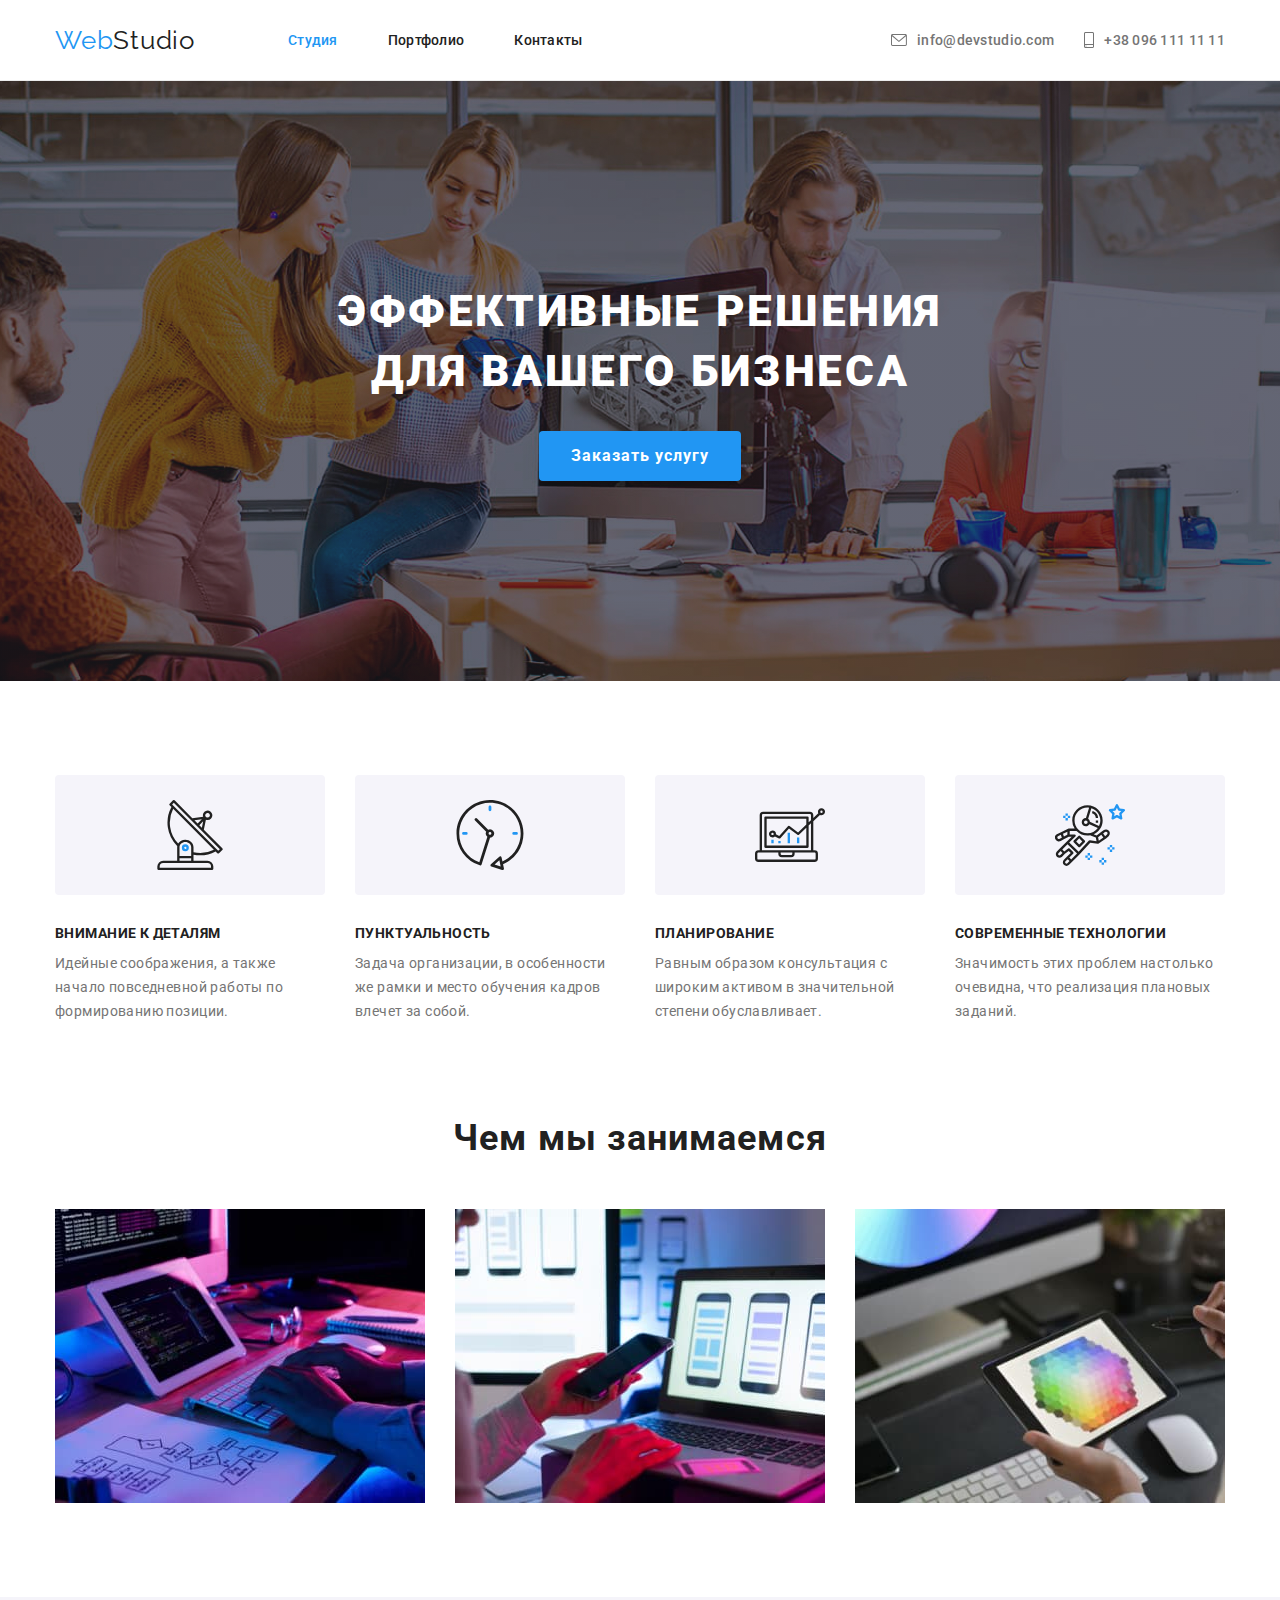
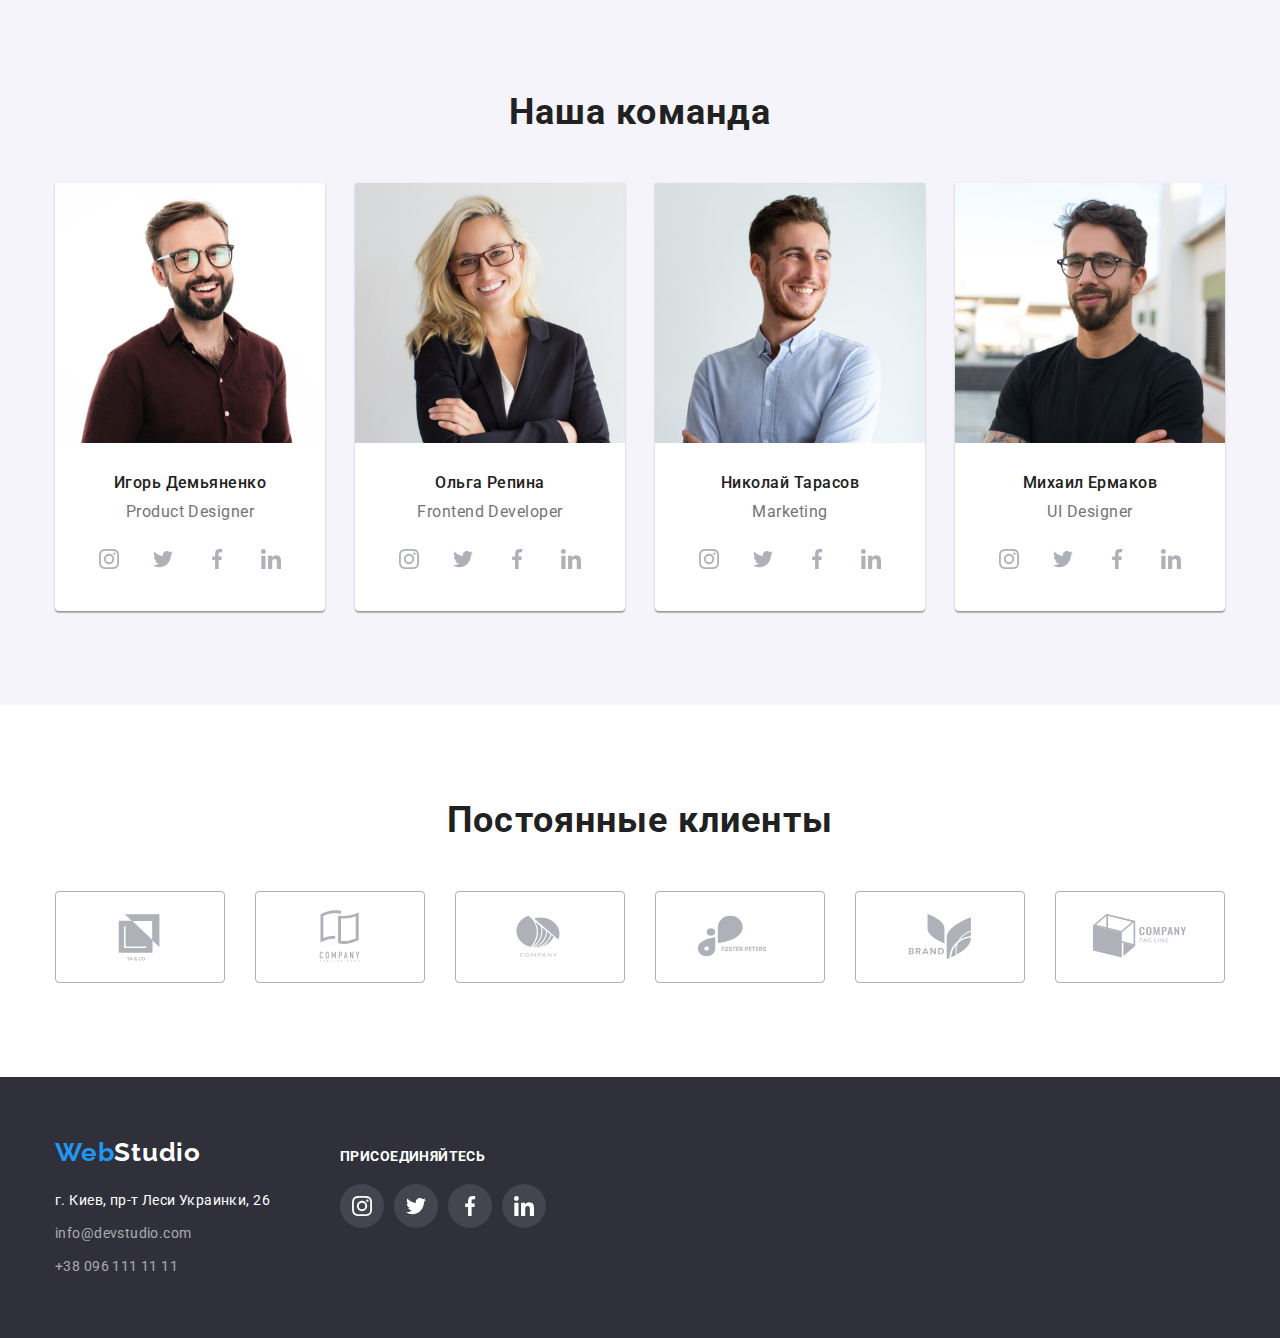
<file: index.html>
<!DOCTYPE html>
<html lang="ru">
<head>
    <meta charset="UTF-8">
    <meta http-equiv="X-UA-Compatible" content="IE=edge">
    <meta name="viewport" content="width=device-width, initial-scale=1.0">
    <title>Студия</title>
    <link rel="stylesheet" href="./css/reset.css">
    <link rel="stylesheet" href="./css/modern-normalize.css">
    <link rel="preconnect" href="https://fonts.googleapis.com">
    <link rel="preconnect" href="https://fonts.gstatic.com" crossorigin>
    <link href="https://fonts.googleapis.com/css2?family=Raleway:wght@700&family=Roboto:wght@400;500;700;900&display=swap"
        rel="stylesheet">
    <link rel="stylesheet" href="./css/styles.css">
</head>
<body>
    <header class="header">
        <div class="container">
            <nav class="header-nav">
                <a href="./index.html" class="link header-logo"><span class="header-logo-part">Web</span>Studio</a>
                <ul class="header-menu">
                    <li class="header-item-menu"><a href="./index.html" class="link header-link current">Студия</a></li>
                    <li class="header-item-menu"><a href="./portfolio.html" class="link header-link">Портфолио</a></li>
                    <li class="header-item-menu"><a href="./index.html" class="link header-link">Контакты</a></li>
                </ul>
                <ul class="header-contact">
                    <li class="header-connect">
                        <a href="mailto:info@devstudio.com" class="link header-link header-connect-link">
                        <svg class="contact-icon" width="16" height="12"><use href="./images/icons.svg#icon-envelope"></use></svg>
                        info@devstudio.com</a> 
                    </li>
                    <li class="header-connect">
                        <a href="tel:+380961111111" class="link header-link header-connect-link">
                        <svg class="contact-icon" width="10" height="16"><use href="./images/icons.svg#icon-smartphone"></use></svg>
                        +38 096 111 11 11</a>
                    </li>
                </ul>
            </nav>
        </div>
    </header>
    <main>
        <section class="hero section">
            <h1 class="hero-title">Эффективные решения для вашего бизнеса</h1>
            <button type="button" class="hero-bt">Заказать услугу</button>
        </section>
        <section class="features section">
            <div class="container">
                <ul class="features-box">
                    <li class="features-item">
                        <div class="features-logo">
                            <svg class="features-icon">
                                <use href="./images/icons.svg#icon-antenna"></use>
                            </svg>
                        </div>
                        <h3 class="features-title">Внимание к деталям</h3>
                        <p class="features-text">Идейные соображения, а также начало повседневной работы по формированию позиции.</p>
                    </li>
                    <li class="features-item">
                        <div class="features-logo">
                            <svg class="features-icon">
                                <use href="./images/icons.svg#icon-clock"></use>
                            </svg>
                        </div>
                        <h3 class="features-title">Пунктуальность</h3>
                        <p class="features-text">Задача организации, в особенности же рамки и место обучения кадров влечет за собой.</p>
                    </li>
                    <li class="features-item">
                        <div class="features-logo">
                            <svg class="features-icon">
                                <use href="./images/icons.svg#icon-diagram"></use>
                            </svg>
                        </div>
                        <h3 class="features-title">Планирование</h3>
                        <p class="features-text">Равным образом консультация с широким активом в значительной степени обуславливает.</p>
                    </li>
                    <li class="features-item">
                        <div class="features-logo">
                            <svg class="features-icon">
                                <use href="./images/icons.svg#icon-astronaut"></use>
                            </svg>
                        </div>
                        <h3 class="features-title">Современные технологии</h3>
                        <p class="features-text">Значимость этих проблем настолько очевидна, что реализация плановых заданий.</p>
                    </li>
                </ul>
            </div>
        </section>
        <section class="about section">
            <div class="container">
                <h2 class="primary-title">Чем мы занимаемся</h2>
                <ul class="about-box">
                    <li class="about-item"><img src="./images/img-1.jpg" alt="работа за компьютером" width="370" height="294" class="about-pict"></li>
                    <li class="about-item"><img src="./images/img-2.jpg" alt="работа с телефоном" width="370" height="294" class="about-pict"></li>
                    <li class="about-item"><img src="./images/img-3.jpg" alt="работа за планшетом" width="370" height="294" class="about-pict"></li>
                </ul>
            </div>
        </section>
        <section class="team section">
            <h2 class="primary-title">Наша команда</h2>
            <ul class="team-box container">
                <li class="team-item">
                    <img src="./images/img-4.jpg" alt="Product Designer" width="270" height="260" class="team-photo">
                    <div class="team-descr">
                        <h3 class="team-name">Игорь Демьяненко</h3>
                        <p class="team-position">Product Designer</p>
                        <ul class="team-social">
                            <li class="social-icon">
                                <a href="#" class="link social-link">
                                    <svg class="social-sign">
                                        <use href="./images/icons.svg#icon-instagram"></use>
                                    </svg>
                                </a>
                            </li>
                            <li class="social-icon">
                                <a href="#" class="link social-link">
                                    <svg class="social-sign">
                                        <use href="./images/icons.svg#icon-twitter"></use>
                                    </svg>
                                </a>
                            </li>
                            <li class="social-icon">
                                <a href="#" class="link social-link">
                                    <svg class="social-sign">
                                        <use href="./images/icons.svg#icon-facebook"></use>
                                    </svg>
                                </a>
                            </li>
                            <li class="social-icon">
                                <a href="#" class="link social-link">
                                    <svg class="social-sign">
                                        <use href="./images/icons.svg#icon-linkedin"></use>
                                    </svg>
                                </a>
                            </li>
                        </ul>
                    </div>
                </li>
                <li class="team-item">
                    <img src="./images/img-5.jpg" alt="Product Designer" width="270" height="260" class="team-photo">
                    <div class="team-descr">
                        <h3 class="team-name">Ольга Репина</h3>
                        <p class="team-position">Frontend Developer</p>
                        <ul class="team-social">
                            <li class="social-icon">
                                <a href="#" class="link social-link">
                                    <svg class="social-sign">
                                        <use href="./images/icons.svg#icon-instagram"></use>
                                    </svg>
                                </a>
                            </li>
                            <li class="social-icon">
                                <a href="#" class="link social-link">
                                    <svg class="social-sign">
                                        <use href="./images/icons.svg#icon-twitter"></use>
                                    </svg>
                                </a>
                            </li>
                            <li class="social-icon">
                                <a href="#" class="link social-link">
                                    <svg class="social-sign">
                                        <use href="./images/icons.svg#icon-facebook"></use>
                                    </svg>
                                </a>
                            </li>
                            <li class="social-icon">
                                <a href="#" class="link social-link">
                                    <svg class="social-sign">
                                        <use href="./images/icons.svg#icon-linkedin"></use>
                                    </svg>
                                </a>
                            </li>
                        </ul>
                    </div>
                </li>
                <li class="team-item">
                    <img src="./images/img-6.jpg" alt="Product Designer" width="270" height="260" class="team-photo">
                    <div class="team-descr">
                        <h3 class="team-name">Николай Тарасов</h3>
                        <p class="team-position">Marketing</p>
                        <ul class="team-social">
                            <li class="social-icon">
                                <a href="#" class="link social-link">
                                    <svg class="social-sign">
                                        <use href="./images/icons.svg#icon-instagram"></use>
                                    </svg>
                                </a>
                            </li>
                            <li class="social-icon">
                                <a href="#" class="link social-link">
                                    <svg class="social-sign">
                                        <use href="./images/icons.svg#icon-twitter"></use>
                                    </svg>
                                </a>
                            </li>
                            <li class="social-icon">
                                <a href="#" class="link social-link">
                                    <svg class="social-sign">
                                        <use href="./images/icons.svg#icon-facebook"></use>
                                    </svg>
                                </a>
                            </li>
                            <li class="social-icon">
                                <a href="#" class="link social-link">
                                    <svg class="social-sign">
                                        <use href="./images/icons.svg#icon-linkedin"></use>
                                    </svg>
                                </a>
                            </li>
                        </ul>
                    </div>
                </li>
                <li class="team-item">
                    <img src="./images/img-7.jpg" alt="Product Designer" width="270" height="260" class="team-photo">
                    <div class="team-descr">
                        <h3 class="team-name">Михаил Ермаков</h3>
                        <p class="team-position">UI Designer</p>
                        <ul class="team-social">
                            <li class="social-icon">
                                <a href="#" class="link social-link">
                                    <svg class="social-sign">
                                        <use href="./images/icons.svg#icon-instagram"></use>
                                    </svg>
                                </a>
                            </li>
                            <li class="social-icon">
                                <a href="#" class="link social-link">
                                    <svg class="social-sign">
                                        <use href="./images/icons.svg#icon-twitter"></use>
                                    </svg>
                                </a>
                            </li>
                            <li class="social-icon">
                                <a href="#" class="link social-link">
                                    <svg class="social-sign">
                                        <use href="./images/icons.svg#icon-facebook"></use>
                                    </svg>
                                </a>
                            </li>
                            <li class="social-icon">
                                <a href="#" class="link social-link">
                                    <svg class="social-sign">
                                        <use href="./images/icons.svg#icon-linkedin"></use>
                                    </svg>
                                </a>
                            </li>
                        </ul>
                    </div>
                </li>
            </ul>
        </section>
        <section class="clients section">
            <div class="container">
                <h2 class="primary-title">Постоянные клиенты</h2>
                <ul class="clients-list">
                    <li class="clients-item">
                        <a href="#" class="clients-link link">
                            <svg class="clients-icon">
                                <use href="images/icons.svg#icon-client-1"></use>
                            </svg>
                        </a>
                    </li>
                    <li class="clients-item">
                        <a href="#" class="link clients-link">
                            <svg class="clients-icon">
                                <use href="images/icons.svg#icon-client-2"></use>
                            </svg>
                        </a>
                    </li>
                    <li class="clients-item">
                        <a href="#" class="link clients-link">
                            <svg class="clients-icon">
                                <use href="images/icons.svg#icon-client-3"></use>
                            </svg>
                        </a>
                    </li>
                    <li class="clients-item">
                        <a href="#" class="link clients-link">
                            <svg class="clients-icon">
                                <use href="images/icons.svg#icon-client-4"></use>
                            </svg>
                        </a>
                    </li>
                    <li class="clients-item">
                        <a href="#" class="clients-link link">
                            <svg class="clients-icon">
                                <use href="images/icons.svg#icon-client-5"></use>
                            </svg>
                        </a>
                    </li>
                    <li class="clients-item">
                        <a href="#" class="clients-link link">
                            <svg class="clients-icon">
                                <use href="images/icons.svg#icon-client-6"></use>
                            </svg>
                        </a>
                    </li>
                </ul>
            </div>
        </section>
    </main>
    <footer class="footer">
        <div class="footer-inner container">
            <div>
                <a href="./index.html" class="link footer-logo"><span class="footer-logo-part">Web</span>Studio</a>
                <address>
                    <ul class="footer-contact">
                        <li class="footer-item"><a target="_blank" rel="noopener nofollow noreferrer"
                                href="https://goo.gl/maps/vHbvLsZFDgiM335Y8" class="link footer-map">г. Киев, пр-т Леси Украинки, 26</a>
                        </li>
                        <li class="footer-item"><a href="mailto:info@devstudio.com" class="link footer-mail">info@devstudio.com</a></li>
                        <li class="footer-item"><a href="tel:+380961111111" class="link footer-tel">+38 096 111 11 11</a></li>
                    </ul>
                </address>
            </div>
            <div class="footer-connect">
                <p class="footer-welcome">Присоединяйтесь</p>
                <ul class="footer-social">
                    <li class="footer-social-icon">
                        <a href="#" class="link footer-social-link">
                            <svg class="footer-social-sign">
                                <use href="./images/icons.svg#icon-instagram"></use>
                            </svg>
                        </a>
                    </li>
                    <li class="footer-social-icon">
                        <a href="#" class="link footer-social-link">
                            <svg class="footer-social-sign">
                                <use href="./images/icons.svg#icon-twitter"></use>
                            </svg>
                        </a>
                    </li>
                    <li class="footer-social-icon">
                        <a href="#" class="link footer-social-link">
                            <svg class="footer-social-sign">
                                <use href="./images/icons.svg#icon-facebook"></use>
                            </svg>
                        </a>
                    </li>
                    <li class="footer-social-icon">
                        <a href="#" class="link footer-social-link">
                            <svg class="footer-social-sign">
                                <use href="./images/icons.svg#icon-linkedin"></use>
                            </svg>
                        </a>
                    </li>
                </ul>
            </div>
        </div>
    </footer>
</body>
</html>
</file>
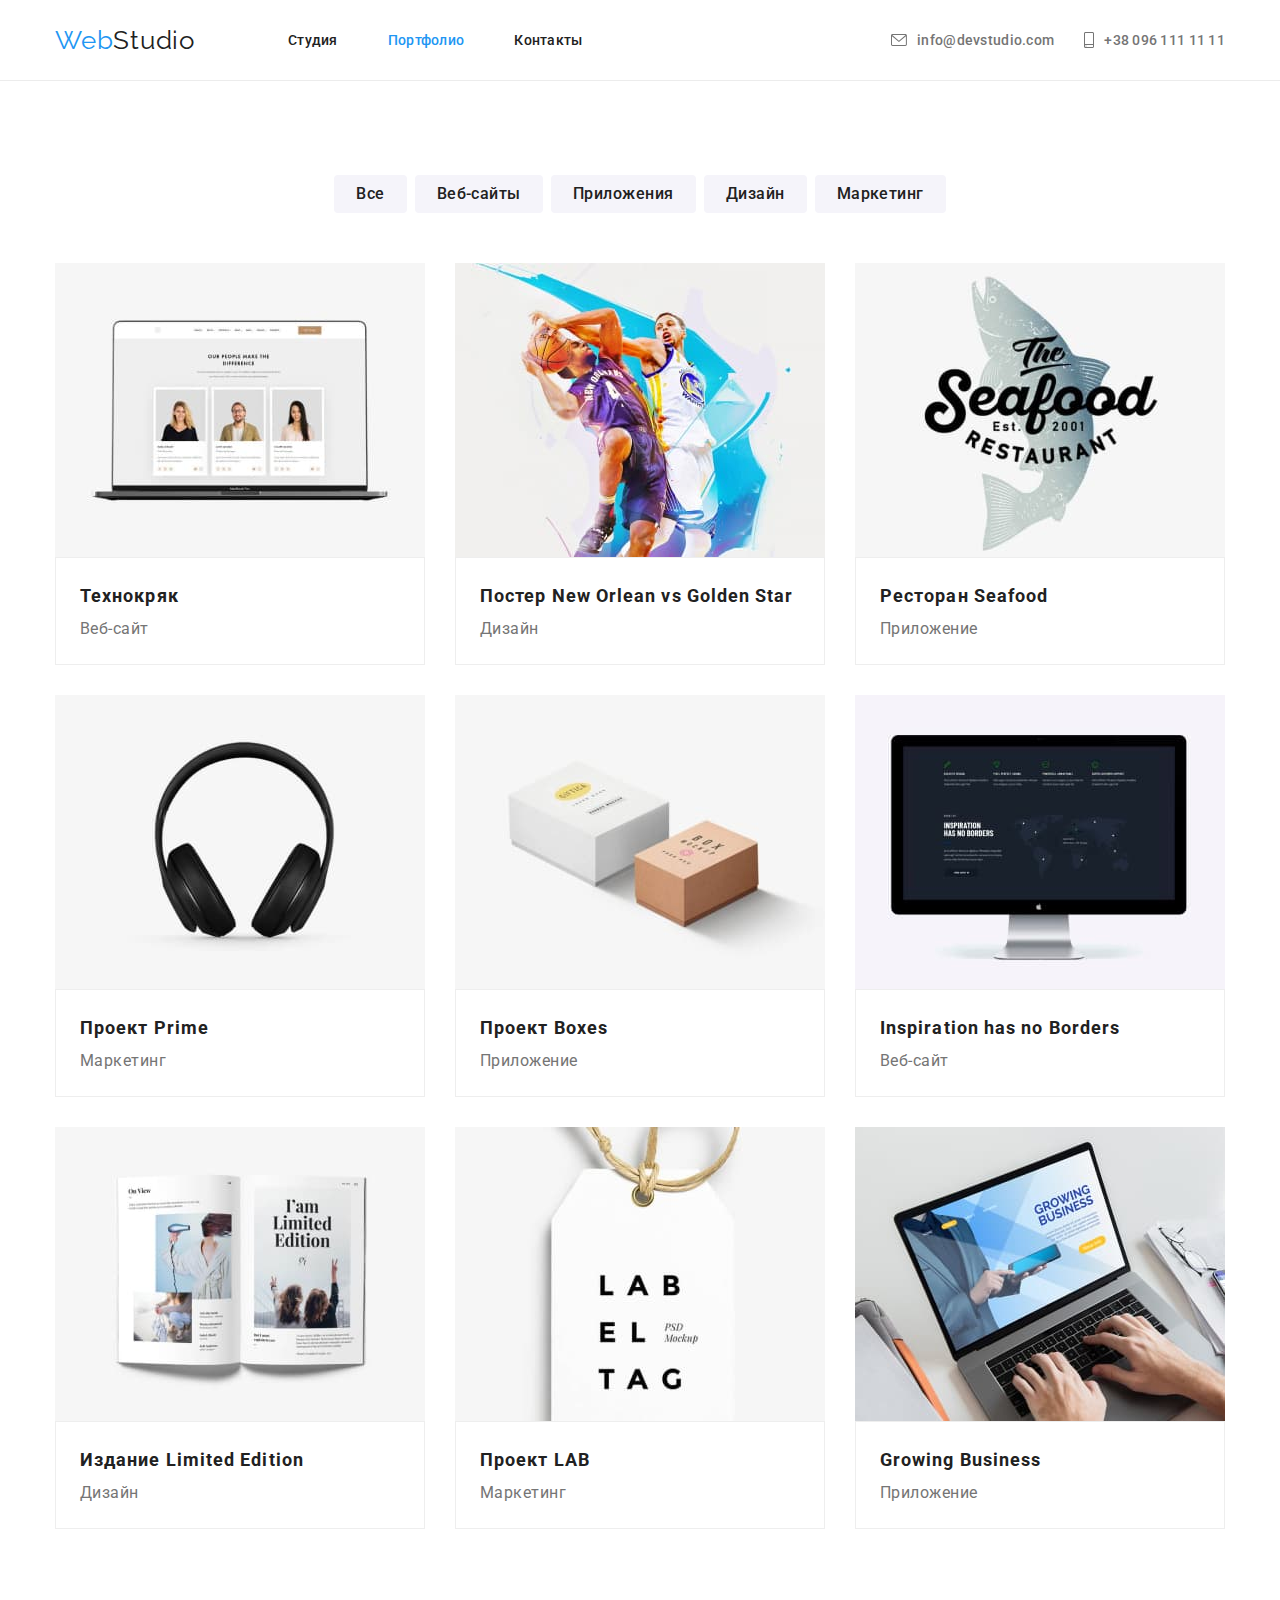
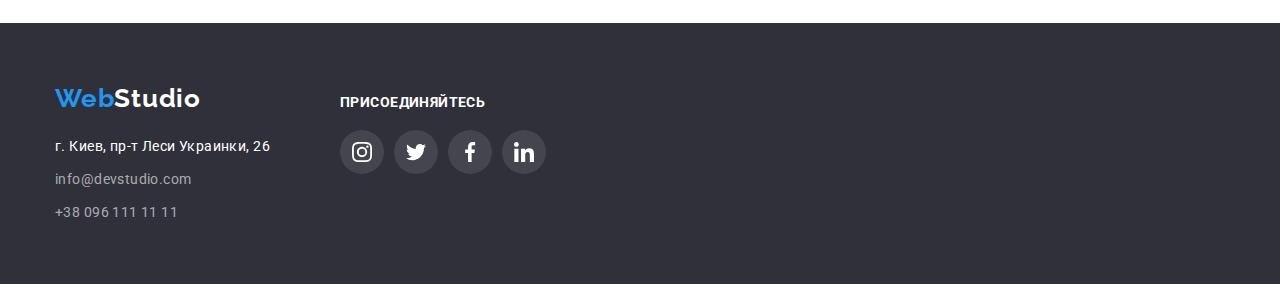
<file: portfolio.html>
<!DOCTYPE html>
<html lang="ru">

<head>
    <meta charset="UTF-8">
    <meta http-equiv="X-UA-Compatible" content="IE=edge">
    <meta name="viewport" content="width=device-width, initial-scale=1.0">
    <title>Портфолио</title>
    <link rel="stylesheet" href="./css/reset.css">
    <link rel="stylesheet" href="./css/modern-normalize.css">
    <link rel="preconnect" href="https://fonts.googleapis.com">
    <link rel="preconnect" href="https://fonts.gstatic.com" crossorigin>
    <link
        href="https://fonts.googleapis.com/css2?family=Raleway:wght@700&family=Roboto:wght@400;500;700;900&display=swap"
        rel="stylesheet">
    <link rel="stylesheet" href="./css/styles.css">
</head>

<body>
    <header class="header">
        <div class="container">
            <nav class="header-nav">
                <a href="./index.html" class="link header-logo"><span class="header-logo-part">Web</span>Studio</a>
                <ul class="header-menu">
                    <li class="header-item-menu"><a href="./index.html" class="link header-link">Студия</a></li>
                    <li class="header-item-menu"><a href="./portfolio.html" class="link header-link current">Портфолио</a></li>
                    <li class="header-item-menu"><a href="./index.html" class="link header-link">Контакты</a></li>
                </ul>
                <ul class="header-contact">
                    <li class="header-connect">
                        <a href="mailto:info@devstudio.com" class="link header-link header-connect-link">
                            <svg class="contact-icon" width="16" height="12">
                                <use href="./images/icons.svg#icon-envelope"></use>
                            </svg>
                            info@devstudio.com</a>
                    </li>
                    <li class="header-connect">
                        <a href="tel:+380961111111" class="link header-link header-connect-link">
                            <svg class="contact-icon" width="10" height="16">
                                <use href="./images/icons.svg#icon-smartphone"></use>
                            </svg>
                            +38 096 111 11 11</a>
                    </li>
                </ul>
            </nav>
        </div>
    </header>
    <main>
        <section class="portfolio section">
            <div class="container">
                <ul class="portfolio-box">
                    <li class="portfolio-filter"><button type="button" class="portfolio-bt">Все</button></li>
                    <li class="portfolio-filter"><button type="button" class="portfolio-bt">Веб-сайты</button></li>
                    <li class="portfolio-filter"><button type="button" class="portfolio-bt">Приложения</button></li>
                    <li class="portfolio-filter"><button type="button" class="portfolio-bt">Дизайн</button></li>
                    <li class="portfolio-filter"><button type="button" class="portfolio-bt">Маркетинг</button></li>
                </ul>
                <ul class="portfolio-gallery">
                    <li class="portfolio-item">
                        <a href="#" class="link">
                            <img src="./images/img-8.jpg" alt="ноутбук" width="370" height="294">
                            <div class="portfolio-descr">
                                <h3 class="portfolio-name">Технокряк</h3>
                                <p class="portfolio-type">Веб-сайт</p>
                            </div>                   
                        </a>      
                    </li>
                    <li class="portfolio-item">
                        <a href="#" class="link">
                            <img src="./images/img-9.jpg" alt="баскетбол" width="370" height="294">
                            <div class="portfolio-descr">
                                <h3 class="portfolio-name">Постер New Orlean vs Golden Star</h3>
                                <p class="portfolio-type">Дизайн</p>
                            </div>
                        </a>
                    </li>
                    <li class="portfolio-item">
                        <a href="#" class="link">
                            <img src="./images/img-10.jpg" alt="ресторан" width="370" height="294">
                            <div class="portfolio-descr">
                                <h3 class="portfolio-name">Ресторан Seafood</h3>
                                <p class="portfolio-type">Приложение</p>
                            </div>
                        </a>
                    </li>
                    <li class="portfolio-item">
                        <a href="#" class="link">
                            <img src="./images/img-11.jpg" alt="наушники" width="370" height="294">
                            <div class="portfolio-descr">
                                <h3 class="portfolio-name">Проект Prime</h3>
                                <p class="portfolio-type">Маркетинг</p>
                            </div>
                        </a>
                    </li>
                    <li class="portfolio-item">
                        <a href="#" class="link">
                            <img src="./images/img-12.jpg" alt="коробки" width="370" height="294">
                            <div class="portfolio-descr">
                                <h3 class="portfolio-name">Проект Boxes</h3>
                                <p class="portfolio-type">Приложение</p>
                            </div>
                        </a>
                    </li>
                    <li class="portfolio-item">
                        <a href="#" class="link">
                            <img src="./images/img-13.jpg" alt="монитор" width="370" height="294">
                            <div class="portfolio-descr">
                                <h3 class="portfolio-name">Inspiration has no Borders</h3>
                                <p class="portfolio-type">Веб-сайт</p>
                            </div>
                        </a>
                    </li>
                    <li class="portfolio-item">
                        <a href="#" class="link">
                            <img src="./images/img-14.jpg" alt="журнал" width="370" height="294">
                            <div class="portfolio-descr">
                                <h3 class="portfolio-name">Издание Limited Edition</h3>
                                <p class="portfolio-type">Дизайн</p>
                            </div>
                        </a>
                    </li>
                    <li class="portfolio-item">
                        <a href="#" class="link">
                            <img src="./images/img-15.jpg" alt="бирка" width="370" height="294">
                            <div class="portfolio-descr">
                                <h3 class="portfolio-name">Проект LAB</h3>
                                <p class="portfolio-type">Маркетинг</p>
                            </div>
                        </a>
                    </li>
                    <li class="portfolio-item">
                        <a href="#" class="link">
                            <img src="./images/img-16.jpg" alt="работа за ноутбуком" width="370" height="294">
                            <div class="portfolio-descr">
                                <h3 class="portfolio-name">Growing Business</h3>
                                <p class="portfolio-type">Приложение</p>
                            </div>
                        </a>
                    </li>
                </ul>
            </div>
        </section>
    </main>
    <footer class="footer">
        <div class="footer-inner container">
            <div>
                <a href="./index.html" class="link footer-logo"><span class="footer-logo-part">Web</span>Studio</a>
                <address>
                    <ul class="footer-contact">
                        <li class="footer-item"><a target="_blank" rel="noopener nofollow noreferrer"
                                href="https://goo.gl/maps/vHbvLsZFDgiM335Y8" class="link footer-map">г. Киев, пр-т Леси
                                Украинки, 26</a>
                        </li>
                        <li class="footer-item"><a href="mailto:info@devstudio.com"
                                class="link footer-mail">info@devstudio.com</a></li>
                        <li class="footer-item"><a href="tel:+380961111111" class="link footer-tel">+38 096 111 11 11</a>
                        </li>
                    </ul>
                </address>
            </div>
            <div class="footer-connect">
                <p class="footer-welcome">Присоединяйтесь</p>
                <ul class="footer-social">
                    <li class="footer-social-icon">
                        <a href="#" class="link footer-social-link">
                            <svg class="footer-social-sign">
                                <use href="./images/icons.svg#icon-instagram"></use>
                            </svg>
                        </a>
                    </li>
                    <li class="footer-social-icon">
                        <a href="#" class="link footer-social-link">
                            <svg class="footer-social-sign">
                                <use href="./images/icons.svg#icon-twitter"></use>
                            </svg>
                        </a>
                    </li>
                    <li class="footer-social-icon">
                        <a href="#" class="link footer-social-link">
                            <svg class="footer-social-sign">
                                <use href="./images/icons.svg#icon-facebook"></use>
                            </svg>
                        </a>
                    </li>
                    <li class="footer-social-icon">
                        <a href="#" class="link footer-social-link">
                            <svg class="footer-social-sign">
                                <use href="./images/icons.svg#icon-linkedin"></use>
                            </svg>
                        </a>
                    </li>
                </ul>
            </div>
        </div>
    </footer>
</body>

</html>
</file>
<file: css/styles.css>
:root {
  --bg-primary: #ffffff;
  --bg-secondary: #2f303a;
  --color-text-primary: #212121;
  --color-text-secondary: #757575;
  --accent-color: #2196f3;
  --let-sp: 0.03em;
  --section-title: 36px;
  --font-size-primary: 14px;
  --font-size-secondary: 16px;
  --width-container: 1200px;
  --color-icon: #afb1b8;
}
body {
  font-family: "Roboto", sans-serif;
  color: var(--color-text-primary);
  background-color: var(--bg-primary);
}
.link {
  text-decoration: none;
  color: var(--color-text-primary);
  cursor: pointer;
}
.section {
  padding-top: 94px;
  padding-bottom: 94px;
}
.container {
  width: var(--width-container);
  margin-left: auto;
  margin-right: auto;
  padding-left: 15px;
  padding-right: 15px;
}
.primary-title {
  font-weight: 700;
  font-size: var(--section-title);
  line-height: calc(42 / 36);
  text-align: center;
  letter-spacing: var(--let-sp);
  margin-bottom: 50px;
}
img {
  display: block;
}

/* header */

.header {
  border-bottom: 1px solid #ececec;
}
.header-nav {
  display: flex;
  align-items: center;
}
.header-logo {
  font-family: "Raleway", sans-serif;
  font-size: 26px;
  line-height: calc(31 / 26);
  letter-spacing: var(--let-sp);
  display: block;
}
.header-logo-part {
  color: var(--accent-color);
}
.header-menu {
  display: flex;
  flex-wrap: wrap;
  margin-left: 93px;
}
.header-item-menu:not(:last-child) {
  margin-right: 50px;
}
.header-item:last-child {
  margin-left: 50px;
}
.header-link {
  font-weight: 500;
  font-size: var(--font-size-primary);
  line-height: calc(16 / 14);
  letter-spacing: 0.02em;
  display: block;
  padding-top: 32px;
  padding-bottom: 32px;
  color: var(--color-text-primary);
}
.header-link:hover,
.header-link:focus {
  color: var(--accent-color);
}
.current {
  color: var(--accent-color);
}
.header-contact {
  display: flex;
  margin-left: auto;
}
.header-contact .header-connect:first-child {
  margin-right: 30px;
}
.header-connect-link {
  display: flex;
  justify-content: center;
  align-items: center;
  color: var(--color-text-secondary);
  fill: var(--color-text-secondary);
}
.contact-icon {
  margin-right: 10px;
}
.header-connect-link:hover,
.header-connect-link:focus {
  color: var(--accent-color);
  fill: var(--accent-color);
}
.hero {
  background: #c4c4c4;
  background-image: linear-gradient(
      rgba(47, 48, 58, 0.4),
      rgba(47, 48, 58, 0.4)
    ),
    url(../images/hero-img.jpg);
  background-size: cover;
  background-repeat: no-repeat;
  background-position: center;
  text-align: center;
  padding-top: 200px;
  padding-bottom: 200px;
  max-width: 1600px;
  margin: 0 auto;
}
.hero-title {
  font-weight: 900;
  font-size: 44px;
  line-height: calc(60 / 44);
  text-align: center;
  letter-spacing: 0.06em;
  text-transform: uppercase;
  color: #ffffff;
  width: 696px;
  margin-left: auto;
  margin-right: auto;
  margin-bottom: 30px;
}
.hero-bt {
  font-family: inherit;
  background: var(--accent-color);
  font-weight: 700;
  font-size: var(--font-size-secondary);
  line-height: calc(30 / 16);
  text-align: center;
  letter-spacing: 0.06em;
  color: #ffffff;
  cursor: pointer;
  border: transparent;
  padding: 10px 32px;
  min-width: 200px;
  box-shadow: 0px 4px 4px rgba(0, 0, 0, 0.15);
  border-radius: 4px;
}
.hero-bt:hover,
.hero-bt:focus {
  background: #188ce8;
}
.features {
  padding-bottom: 0;
}
.features-box {
  display: flex;
  flex-wrap: wrap;
  margin-right: -30px;
}
.features-item {
  flex-basis: calc(100% / 4 - 30px);
}
.features-item:not(:last-child) {
  margin-right: 30px;
}
.features-logo {
  display: flex;
  justify-content: center;
  align-items: center;
  min-height: 120px;
  background: #f5f4fa;
  border-radius: 4px;
  margin-bottom: 30px;
}
.features-icon {
  width: 70px;
  height: 70px;
}
.features-title {
  font-weight: 700;
  font-size: var(--font-size-primary);
  line-height: calc(16 / 14);
  letter-spacing: var(--let-sp);
  text-transform: uppercase;
  margin-bottom: 10px;
}
.features-text {
  font-size: var(--font-size-primary);
  line-height: calc(24 / 14);
  letter-spacing: var(--let-sp);
  color: var(--color-text-secondary);
}
.about-box {
  display: flex;
  flex-wrap: wrap;
  margin-right: -30px;
}
.about-item {
  flex-basis: calc(100% / 3 - 30px);
}
.about-item:not(:last-child) {
  margin-right: 30px;
}
.team {
  background: #f5f4fa;
}
.team-box {
  display: flex;
  flex-wrap: wrap;
}
.team-item {
  background: #ffffff;
  flex-basis: calc(100% / 4 - 30px);
  box-shadow: 0px 1px 3px rgba(0, 0, 0, 0.12), 0px 1px 1px rgba(0, 0, 0, 0.14),
    0px 2px 1px rgba(0, 0, 0, 0.2);
  border-radius: 0px 0px 4px 4px;
}
.team-item:not(:last-child) {
  margin-right: 30px;
}
.team-descr {
  padding-top: 30px;
  padding-bottom: 30px;
}
.team-name {
  font-weight: 500;
  font-size: var(--font-size-secondary);
  line-height: calc(19 / 16);
  text-align: center;
  letter-spacing: var(--let-sp);
}
.team-position {
  font-size: var(--font-size-secondary);
  line-height: calc(19 / 16);
  text-align: center;
  letter-spacing: var(--let-sp);
  color: var(--color-text-secondary);
  margin-top: 10px;
}
.team-social {
  display: flex;
  justify-content: center;
  align-items: center;
  margin-top: 16px;
}
.social-icon {
  display: flex;
  justify-content: center;
  align-items: center;
}
.social-icon:not(:last-child) {
  margin-right: 10px;
}
.social-link {
  width: 44px;
  height: 44px;
  display: flex;
  justify-content: center;
  align-items: center;
  fill: var(--color-icon);
}
.social-sign {
  width: 20px;
  height: 20px;
}
.social-link:hover,
.social-link:focus {
  background-color: var(--accent-color);
  border-radius: 50%;
  fill: #ffffff;
}

/* clients */

.clients-list {
  display: flex;
  justify-content: center;
  align-items: center;
}
.clients-item {
  display: flex;
  justify-content: center;
  align-items: center;
}
.clients-item:not(:last-child) {
  margin-right: 30px;
}
.clients-link {
  width: 170px;
  height: 92px;
  border: 1px solid var(--color-icon);
  border-radius: 4px;
  display: flex;
  justify-content: center;
  align-items: center;
  fill: var(--color-icon);
}
.clients-icon {
  width: 106px;
  height: 60px;
}
.clients-link:hover,
.clients-link:focus {
  border: 1px solid var(--accent-color);
  fill: var(--accent-color);
}

/* portfolio */

.portfolio-box {
  display: flex;
  flex-wrap: wrap;
  justify-content: center;
  margin-bottom: 50px;
}
.portfolio-filter:not(:last-child) {
  margin-right: 8px;
}
.portfolio-bt {
  font-family: inherit;
  font-weight: 500;
  font-size: var(--font-size-secondary);
  line-height: calc(26 / 16);
  text-align: center;
  letter-spacing: var(--let-sp);
  color: var(--color-text-primary);
  background-color: #f5f4fa;
  cursor: pointer;
  border: transparent;
  padding: 6px 22px;
  border-radius: 4px;
}
.portfolio-bt:hover,
.portfolio-bt:focus {
  color: #ffffff;
  background-color: var(--accent-color);
  box-shadow: 0px 3px 1px rgba(0, 0, 0, 0.1), 0px 1px 2px rgba(0, 0, 0, 0.08),
    0px 2px 2px rgba(0, 0, 0, 0.12);
}
.portfolio-gallery {
  display: flex;
  flex-wrap: wrap;
  margin-right: -30px;
}
.portfolio-item {
  flex-basis: calc(100% / 3 - 30px);
  flex-wrap: wrap;
  margin-bottom: 30px;
  box-sizing: border-box;
}
.portfolio-item:not(:last-child) {
  margin-right: 30px;
}
.portfolio-item:nth-last-child(-n + 3) {
  margin-bottom: 0px;
}
.portfolio-item:hover,
.portfolio-item:focus {
  box-shadow: 0px 1px 1px rgba(0, 0, 0, 0.12), 0px 4px 4px rgba(0, 0, 0, 0.06),
    1px 4px 6px rgba(0, 0, 0, 0.16);
}
.portfolio-descr {
  padding: 20px 24px;
  border: 1px solid #eeeeee;
}
.portfolio-name {
  font-weight: 700;
  font-size: 18px;
  line-height: calc(36 / 18);
  letter-spacing: 0.06em;
}
.portfolio-type {
  font-size: var(--font-size-secondary);
  line-height: calc(30 / 16);
  letter-spacing: var(--let-sp);
  color: var(--color-text-secondary);
}

/* footer */

footer {
  background-color: var(--bg-secondary);
  padding-top: 60px;
  padding-bottom: 60px;
}
.footer-inner {
  display: flex;
  justify-content: start;
  align-items: baseline;
}
.footer-logo {
  font-family: "Raleway", sans-serif;
  font-weight: 700;
  font-size: 26px;
  line-height: calc(31 / 26);
  letter-spacing: var(--let-sp);
  color: #ffffff;
}
.footer-logo-part {
  color: #2196f3;
}
.footer-contact {
  font-style: normal;
  margin-top: 20px;
}
.footer-item:not(:first-child) {
  margin-top: 9px;
}
.footer-map {
  font-size: var(--font-size-primary);
  line-height: calc(24 / 14);
  letter-spacing: var(--let-sp);
  color: #ffffff;
}
.footer-mail,
.footer-tel {
  font-size: var(--font-size-primary);
  line-height: calc(24 / 14);
  letter-spacing: var(--let-sp);
  color: rgba(255, 255, 255, 0.6);
}
.footer-connect {
  margin-left: 70px;
}
.footer-welcome {
  font-weight: 700;
  font-size: var(--font-size-primary);
  line-height: calc(16 / 14);
  letter-spacing: var(--let-sp);
  text-transform: uppercase;
  color: #ffffff;
  margin-bottom: 20px;
}
.footer-social {
  display: flex;
  justify-content: start;
  align-items: center;
}
.footer-social-icon {
  display: flex;
  justify-content: center;
  align-items: center;
}
.footer-social-icon:not(:last-child) {
  margin-right: 10px;
}
.footer-social-link {
  width: 44px;
  height: 44px;
  background-color: rgba(255, 255, 255, 0.1);
  border-radius: 50%;
  display: flex;
  justify-content: center;
  align-items: center;
}
.footer-social-sign {
  width: 20px;
  height: 20px;
  fill: #ffffff;
}
.footer-social-link:hover,
.footer-social-link:focus {
  background-color: var(--accent-color);
}
</file>
